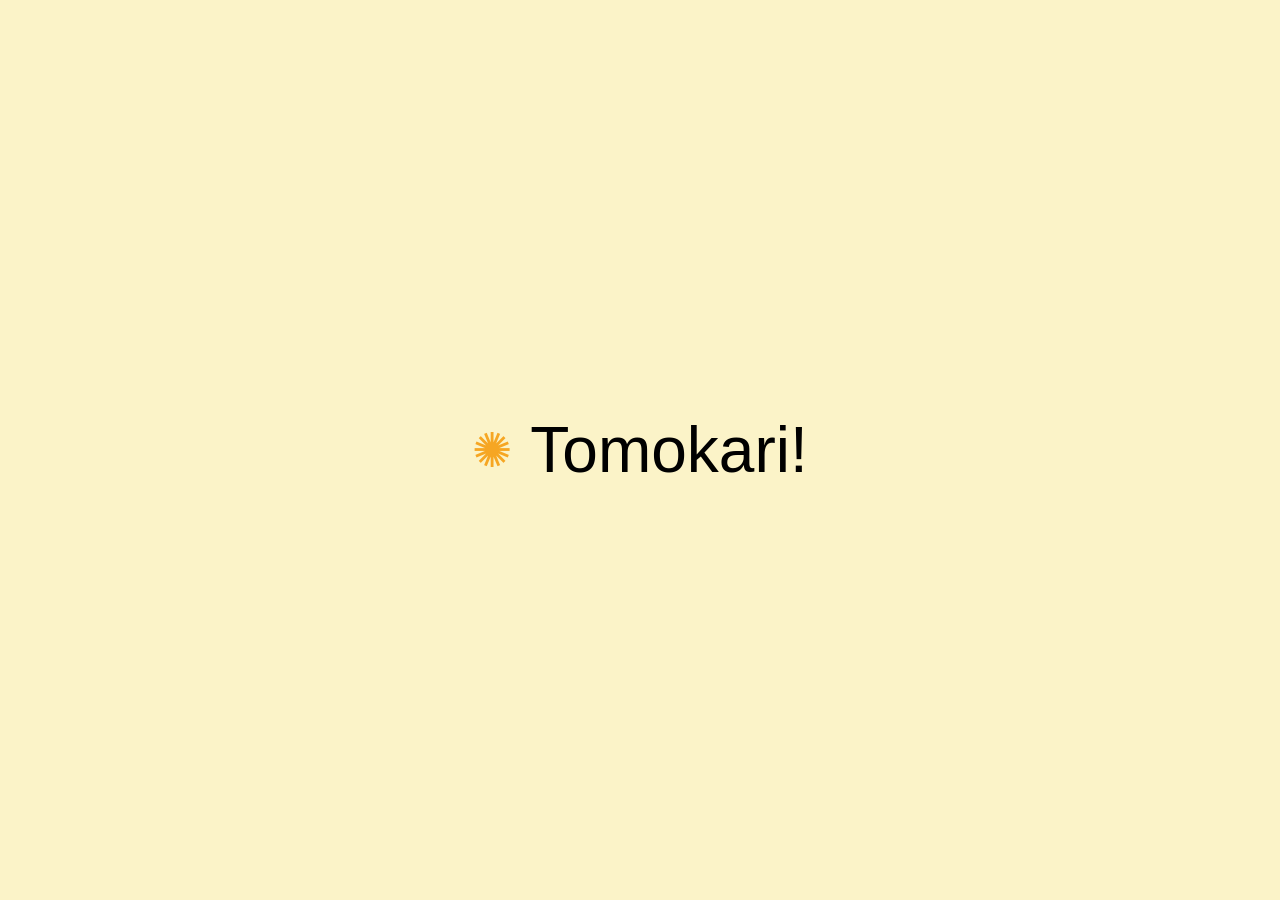
<file: index.html>
<!DOCTYPE html>
<html lang="id">
<head>
    <meta charset="UTF-8">
    <meta name="viewport" content="width=device-width, initial-scale=1.0">
    <title>Tomokari</title>
    <link rel="stylesheet" href="style.css">
</head>
<body>
<center>
    <a href="signin.html" class="thumbnail">
        <div class="container">
            <div class="logo">✺</div>
            <h1>Tomokari!</h1>
        </div>
    </a>
<center>
</body>
</html>
</file>
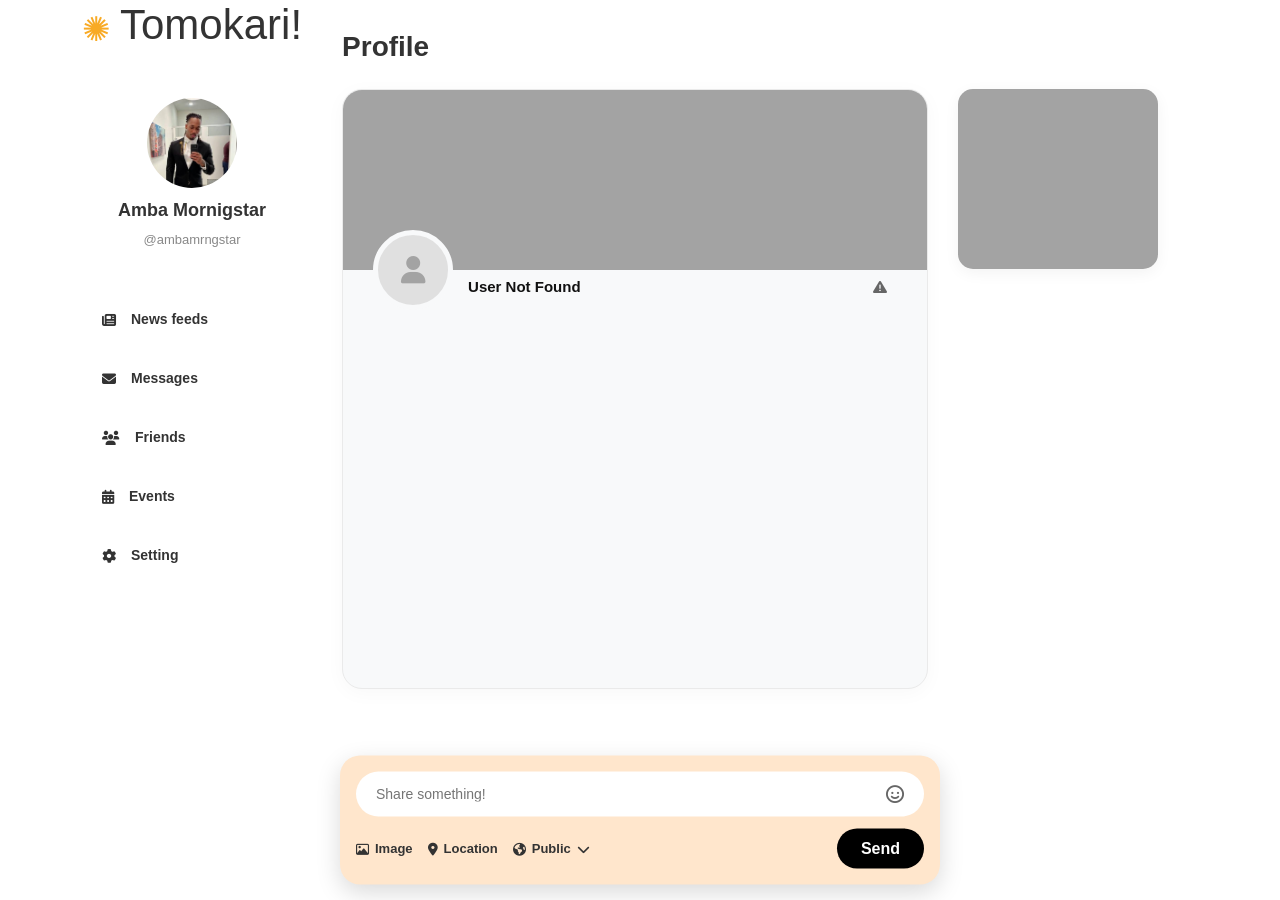
<file: BlockedProfile.html>
<!DOCTYPE html>
<html lang="en">
<head>
    <meta charset="UTF-8">
    <meta name="viewport" content="width=device-width, initial-scale=1.0">
    <title>BlockedProfile</title>
    <link rel="stylesheet" href="https://cdnjs.cloudflare.com/ajax/libs/font-awesome/6.4.0/css/all.min.css">
    <link href="https://cdn.jsdelivr.net/npm/bootstrap@5.3.8/dist/css/bootstrap.min.css" rel="stylesheet" integrity="sha384-sRIl4kxILFvY47J16cr9ZwB07vP4J8+LH7qKQnuqkuIAvNWLzeN8tE5YBujZqJLB" crossorigin="anonymous">
    <link rel="stylesheet" href="BlockedProfile.css">
</head>
<body>

    <div class="container">
        
        <aside class="sidebar">
            <div class="logo">
        <span class="sun">✺</span>
        <h1>Tomokari!</h1>
    </div>
            
            <div class="profile-card">
                <div class="avatar-container">
                    <img src="foto/dreamybull.jpg" alt="Amba Morningstar" class="main-avatar">
                </div>
                <h3>Amba Mornigstar</h3>
                <p class="username">@ambamrngstar</p>
            </div>
            
            <nav class="nav-menu">
                <a href="MainPage.html" class="nav-item"><i class="fa-solid fa-newspaper"></i> News feeds</a>
                <a href="Massages.html" class="nav-item"><i class="fa-solid fa-envelope"></i> Messages</a>
                <a href="Friends.html" class="nav-item"><i class="fa-solid fa-users"></i> Friends</a>
                <a href="EventMenuPage.html" class="nav-item"><i class="fa-solid fa-calendar-days"></i> Events</a>
                <a href="Setting.html" class="nav-item"><i class="fa-solid fa-gear"></i> Setting</a>
            </nav>
        </aside>

        <main class="main-content">
            <h1 class="page-title">Profile</h1>
            
            <div class="content-layout">
                <div class="profile-area">
                    <div class="cover-photo"></div>
                    
                    <div class="profile-status-bar">
                        <div class="avatar-placeholder">
                            <i class="fa-solid fa-user"></i>
                        </div>
                        <div class="status-message">
                            <span>User Not Found</span>
                            <i class="fa-solid fa-triangle-exclamation alert-icon"></i>
                        </div>
                    </div>

                    <div class="share-box">
                    <div class="input-row">
                        <input type="text" id="postInput" placeholder="Share something!">
                        <i class="fa-regular fa-face-smile smile-icon"></i>
                    </div>
                    <div class="action-row">
                        <div class="tools">
                            <span><i class="fa-regular fa-image"></i> Image</span>
                            <span><i class="fa-solid fa-location-dot"></i> Location</span>
                            <span class="dropdown-public"><i class="fa-solid fa-earth-americas"></i> Public <i class="fa-solid fa-chevron-down"></i></span>
                        </div>
                        <button class="btn-send">Send</button>
                    </div>
                </div>
                </div>

                <aside class="right-widget">
                    <div class="widget-box"></div>
                </aside>
            </div>
        </main>

    </div>

</body>
</html>
</file>
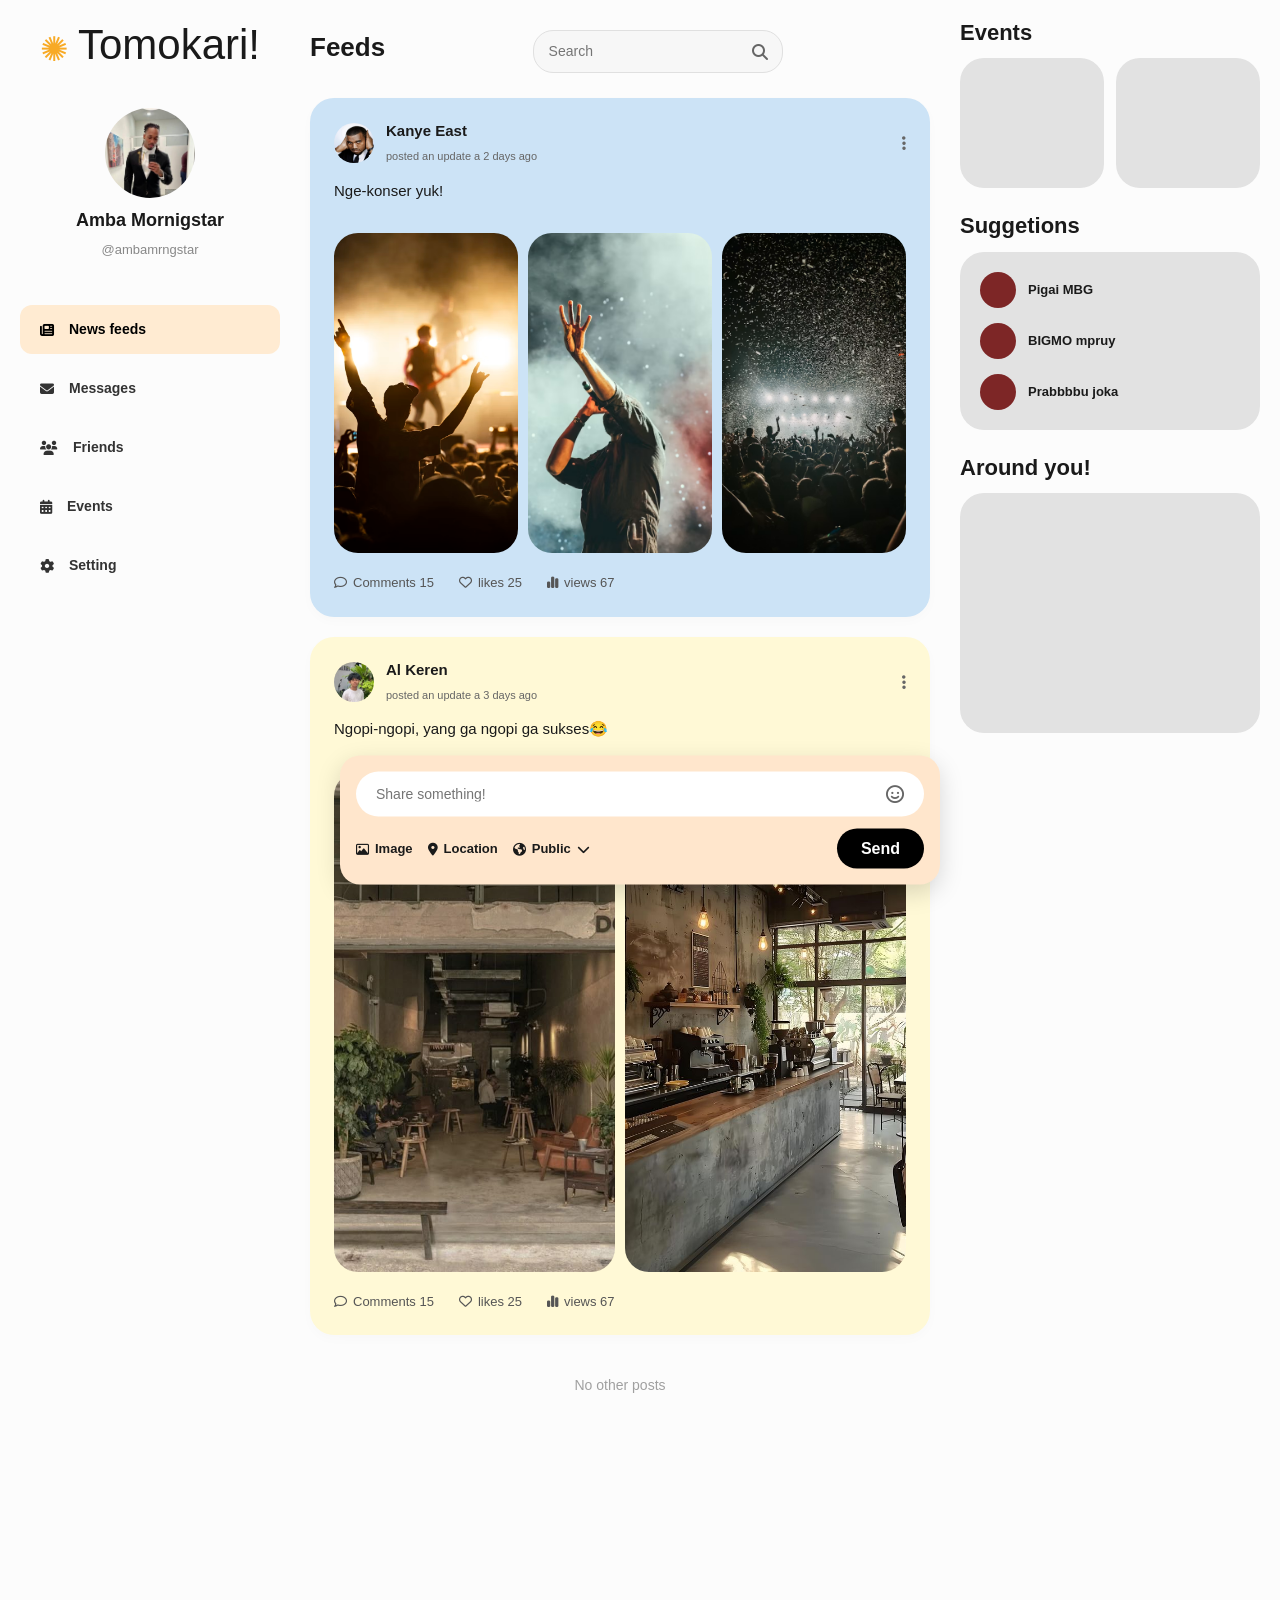
<file: MainPage.html>
<!DOCTYPE html>
<html lang="id">
<head>
    <meta charset="UTF-8">
    <meta name="viewport" content="width=device-width, initial-scale=1.0">
    <title>MainPage</title>
    <link href="https://cdn.jsdelivr.net/npm/bootstrap@5.3.8/dist/css/bootstrap.min.css" rel="stylesheet" integrity="sha384-sRIl4kxILFvY47J16cr9ZwB07vP4J8+LH7qKQnuqkuIAvNWLzeN8tE5YBujZqJLB" crossorigin="anonymous">
    <link rel="stylesheet" href="MainPage.css">
    <link rel="stylesheet" href="https://cdnjs.cloudflare.com/ajax/libs/font-awesome/6.4.0/css/all.min.css">
</head>
<body>

    <div class="app-container">
        
        <aside class="sidebar">
            <div class="logo">
        <span class="sun">✺</span>
        <h1>Tomokari!</h1>
    </div>
            
            <div class="profile-card">
                <a href="profil.html" class="profile-link">
                <div class="avatar-container">
                    <img src="foto/dreamybull.jpg" alt="Amba Morningstar" class="main-avatar">
                </div>
                <h3>Amba Mornigstar</h3>
                <p class="username">@ambamrngstar</p>
                </a>
            </div>
            
            <nav class="nav-menu">
                <a href="MainPage.html" class="nav-item active"><i class="fa-solid fa-newspaper"></i> News feeds</a>
                <a href="Massages.html" class="nav-item"><i class="fa-solid fa-envelope"></i> Messages</a>
                <a href="Friends.html" class="nav-item"><i class="fa-solid fa-users"></i> Friends</a>
                <a href="EventMenuPage.html" class="nav-item"><i class="fa-solid fa-calendar-days"></i> Events</a>
                <a href="Setting.html" class="nav-item"><i class="fa-solid fa-gear"></i> Setting</a>
            </nav>
        </aside>

        <main class="main-content">
            <div class="feed-header">
                <h2>Feeds</h2>
                <div class="search-bar">
                    <input type="text" id="searchInput" placeholder="Search">
                    <i class="fa-solid fa-magnifying-glass"></i>
                </div>
            </div>

            <div class="feed-card bg-blue">
                <div class="card-header">
                    <img src="foto/kanye east.jpg" alt="Kanye East" class="user-thumb">
                    <div class="user-info">
                        <h4>Kanye East</h4>
                        <span class="timestamp">posted an update a 2 days ago</span>
                    </div>
                    <i class="fa-solid fa-ellipsis-vertical menu-dots"></i>
                </div>
                <p class="post-text">Nge-konser yuk!</p>
                <div class="gallery triple-grid">
                    <div class="gallery-item"><img src="foto/concert1.avif" alt="Concert 1"></div>
                    <div class="gallery-item"><img src="foto/concert2.avif" alt="Concert 2"></div>
                    <div class="gallery-item"><img src="foto/concert3.avif" alt="Concert 3"></div>
                </div>
                <div class="card-footer">
                    <span><i class="fa-regular fa-comment"></i> Comments 15</span>
                    <span class="like-btn" onclick="toggleLike(this, 25)"><i class="fa-regular fa-heart"></i> <span class="like-count">likes 25</span></span>
                    <span class="views"><i class="fa-solid fa-chart-simple"></i> views 67</span>
                </div>
            </div>

            <div class="feed-card bg-yellow">
                <div class="card-header">
                    <img src="foto/al keren.jpeg" alt="Al Keren" class="user-thumb">
                    <div class="user-info">
                        <h4>Al Keren</h4>
                        <span class="timestamp">posted an update a 3 days ago</span>
                    </div>
                    <i class="fa-solid fa-ellipsis-vertical menu-dots"></i>
                </div>
                <p class="post-text">Ngopi-ngopi, yang ga ngopi ga sukses😂</p>
                <div class="gallery double-grid">
                    <div class="gallery-item"><img src="foto/coffee shop.jpg" alt="Cafe 1"></div>
                    <div class="gallery-item"><img src="foto/Cafe Shop Design Ideas.jpg" alt="Cafe 2"></div>
                </div>
                <div class="card-footer">
                    <span><i class="fa-regular fa-comment"></i> Comments 15</span>
                    <span class="like-btn" onclick="toggleLike(this, 25)"><i class="fa-regular fa-heart"></i> <span class="like-count">likes 25</span></span>
                    <span class="views"><i class="fa-solid fa-chart-simple"></i> views 67</span>
                </div>
                
                <div class="share-box">
                    <div class="input-row">
                        <input type="text" id="postInput" placeholder="Share something!">
                        <i class="fa-regular fa-face-smile smile-icon"></i>
                    </div>
                    <div class="action-row">
                        <div class="tools">
                            <span><i class="fa-regular fa-image"></i> Image</span>
                            <span><i class="fa-solid fa-location-dot"></i> Location</span>
                            <span class="dropdown-public"><i class="fa-solid fa-earth-americas"></i> Public <i class="fa-solid fa-chevron-down"></i></span>
                        </div>
                        <button class="btn-send">Send</button>
                    </div>
                </div>
            </div>
            <div class="no-more-posts">
                <p>No other posts</p>
            </div>
        </main>

        <aside class="widgets-sidebar">
            <div class="widget-section">
                <h3>Events</h3>
                <div class="event-cards-container">
                    <div class="blank-card gray-card spec-height"></div>
                    <div class="blank-card gray-card spec-height"></div>
                </div>
            </div>

            <div class="widget-section">
                <h3>Suggetions</h3>
                <div class="suggestions-card gray-card">
                    <div class="suggestion-item">
                        <div class="circle-avatar maroon"></div>
                        <span>Pigai MBG</span>
                    </div>
                    <div class="suggestion-item">
                        <div class="circle-avatar maroon"></div>
                        <span>BIGMO mpruy</span>
                    </div>
                    <div class="suggestion-item">
                        <div class="circle-avatar maroon"></div>
                        <span>Prabbbbu joka</span>
                    </div>
                </div>
            </div>

            <div class="widget-section">
                <h3>Around you!</h3>
                <div class="blank-card gray-card large-height"></div>
            </div>
        </aside>

    </div>

    <script>
        function toggleLike(element, baseCount) {
            const heartIcon = element.querySelector('i');
            const label = element.querySelector('.like-count');
            
            if(heartIcon.classList.contains('fa-regular')) {
                heartIcon.classList.remove('fa-regular');
                heartIcon.classList.add('fa-solid');
                heartIcon.style.color = '#e74c3c';
                label.innerText = `likes ${baseCount + 1}`;
            } else {
                heartIcon.classList.remove('fa-solid');
                heartIcon.classList.add('fa-regular');
                heartIcon.style.color = 'inherit';
                label.innerText = `likes ${baseCount}`;
            }
        } 
    </script>
    <script src="https://cdn.jsdelivr.net/npm/@popperjs/core@2.11.6/dist/umd/popper.min.js" integrity="sha384-oBqDVmMz9ATKxIep9tiCxS/Z9fNfEXiDAYTujMAeBAsjFuCZSmKbSSUnQlmh/jp3" crossorigin="anonymous"></script>
    <script src="https://cdn.jsdelivr.net/npm/bootstrap@5.2.3/dist/js/bootstrap.min.js" integrity="sha384-cuYeSxntonz0PPNlHhBs68uyIAVpIIOZZ5JqeqvYYIcEL727kskC66kF92t6Xl2V" crossorigin="anonymous"></script>
</body>
</html>
</file>
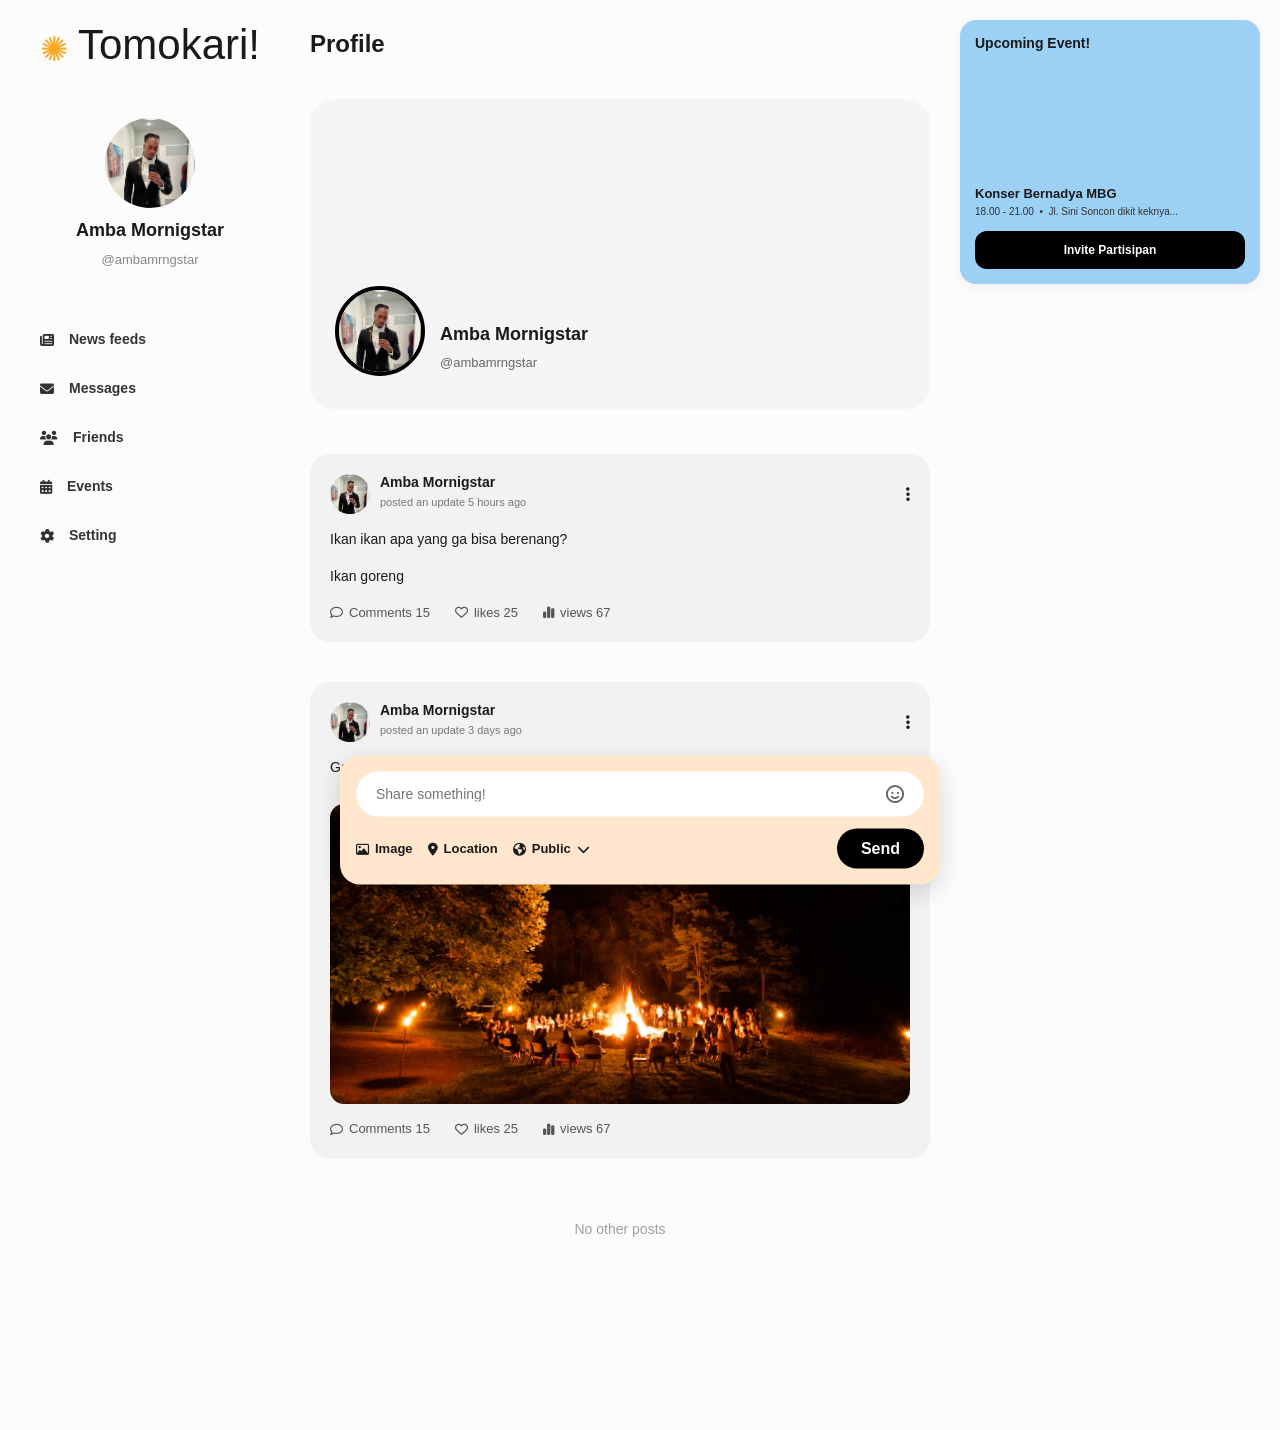
<file: profil.html>
<!DOCTYPE html>
<html lang="en">
<head>
    <meta charset="UTF-8">
    <meta name="viewport" content="width=device-width, initial-scale=1.0">
    <title>Tomokari! - Profile</title>
    <!-- Menggunakan font Inter agar mirip dengan Screenshot 2026-07-05 225929.png -->
    <link href="https://cdn.jsdelivr.net/npm/bootstrap@5.3.8/dist/css/bootstrap.min.css" rel="stylesheet" integrity="sha384-sRIl4kxILFvY47J16cr9ZwB07vP4J8+LH7qKQnuqkuIAvNWLzeN8tE5YBujZqJLB" crossorigin="anonymous">
    <link rel="stylesheet" href="https://cdnjs.cloudflare.com/ajax/libs/font-awesome/6.4.0/css/all.min.css">
    <link rel="stylesheet" href="profil.css">
</head>
<body>

 <div class="app-container">
        <aside class="sidebar">
            <div class="logo">
        <span class="sun">✺</span>
        <h1>Tomokari!</h1>
    </div>
            <div class="profile-card">
                <a href="profil.html" class="profile-link">
                <div class="avatar-container">
                    <img src="foto/dreamybull.jpg" alt="Amba Morningstar" class="main-avatar">
                </div>
                <h3>Amba Mornigstar</h3>
                <p class="username">@ambamrngstar</p>
                </a>
            </div>
            
            <nav class="nav-menu">
                <a href="MainPage.html" class="nav-item"><i class="fa-solid fa-newspaper"></i> News feeds</a>
                <a href="Massages.html" class="nav-item"><i class="fa-solid fa-envelope"></i> Messages</a>
                <a href="Friends.html" class="nav-item"><i class="fa-solid fa-users"></i> Friends</a>
                <a href="EventMenuPage.html" class="nav-item"><i class="fa-solid fa-calendar-days"></i> Events</a>
                <a href="Setting.html" class="nav-item"><i class="fa-solid fa-gear"></i> Setting</a>
            </nav>
        </aside>

        <!-- ================= KOLOM 2: FEED UTAMA (TENGAH) ================= -->
        <main class="main-content">
            <h1 class="feed-title">Profile</h1>

            <!-- Komponen Atas Profil -->
            <div class="profile-header-box">
                <div class="cover-photo"></div>
                <div class="profile-header-info">
                    <img class="avatar-large" src="foto/dreamybull.jpg" alt="Amba">
                    <div class="user-details">
                        <h2>Amba Mornigstar</h2>
                        <p>@ambamrngstar</p>
                    </div>
                </div>
            </div>

            <!-- Postingan 1 (Teks Saja) -->
            <div class="post-card">
                <div class="post-header">
                    <div class="post-author">
                        <img src="foto/dreamybull.jpg" alt="Amba">
                        <div class="author-info">
                            <h4>Amba Mornigstar</h4>
                            <span>posted an update 5 hours ago</span>
                        </div>
                    </div>
                    <i class="fa-solid fa-ellipsis-vertical menu-dots"></i>
                </div>
                <div class="post-content">
                    <p>Ikan ikan apa yang ga bisa berenang?</p>
                    <p>Ikan goreng</p>
                </div>
                      <div class="card-footer">
                    <span><i class="fa-regular fa-comment"></i> Comments 15</span>
                    <span class="like-btn" onclick="toggleLike(this, 25)"><i class="fa-regular fa-heart"></i> <span class="like-count">likes 25</span></span>
                    <span class="views"><i class="fa-solid fa-chart-simple"></i> views 67</span>
                </div>
            </div>
           

            <!-- Postingan 2 (Ada Gambar) -->
            <div class="post-card">
                <div class="post-header">
                    <div class="post-author">
                        <img src="foto/dreamybull.jpg" alt="Amba">
                        <div class="author-info">
                            <h4>Amba Mornigstar</h4>
                            <span>posted an update 3 days ago</span>
                        </div>
                    </div>
                    <i class="fa-solid fa-ellipsis-vertical menu-dots"></i>
                </div>
                <div class="post-content">
                    <p>Gawatak gais api unggun, hiyakkkkk!</p>
                    <img class="post-image" src="foto/api unggun.avif" alt="Api Unggun">
                </div>
                <div class="card-footer">
                    <span><i class="fa-regular fa-comment"></i> Comments 15</span>
                    <span class="like-btn" onclick="toggleLike(this, 25)"><i class="fa-regular fa-heart"></i> <span class="like-count">likes 25</span></span>
                    <span class="views"><i class="fa-solid fa-chart-simple"></i> views 67</span>
                </div>
            </div>

            <!-- Bagian Teks Akhir Postingan -->
            <div class="no-more-posts">
                No other posts
            </div>

            <div class="share-box">
                    <div class="input-row">
                        <input type="text" id="postInput" placeholder="Share something!">
                        <i class="fa-regular fa-face-smile smile-icon"></i>
                    </div>
                    <div class="action-row">
                        <div class="tools">
                            <span><i class="fa-regular fa-image"></i> Image</span>
                            <span><i class="fa-solid fa-location-dot"></i> Location</span>
                            <span class="dropdown-public"><i class="fa-solid fa-earth-americas"></i> Public <i class="fa-solid fa-chevron-down"></i></span>
                        </div>
                        <button class="btn-send">Send</button>
                    </div>
                </div>

        </main>

        <!-- ================= KOLOM 3: SIDEBAR KANAN ================= -->
        <aside class="sidebar-right">
            <div class="event-card">
                <h3>Upcoming Event!</h3>
                <div class="event-banner"></div>
                <div class="event-details">
                    <h4>Konser Bernadya MBG</h4>
                    <p>18.00 - 21.00 &nbsp;•&nbsp; Jl. Sini Soncon dikit keknya...</p>
                </div>
                <button class="invite-btn">Invite Partisipan</button>
            </div>
        </aside>

    </div>

    <script>
        function toggleLike(element, baseCount) {
            const heartIcon = element.querySelector('i');
            const label = element.querySelector('.like-count');
            
            if(heartIcon.classList.contains('fa-regular')) {
                heartIcon.classList.remove('fa-regular');
                heartIcon.classList.add('fa-solid');
                heartIcon.style.color = '#e74c3c';
                label.innerText = `likes ${baseCount + 1}`;
            } else {
                heartIcon.classList.remove('fa-solid');
                heartIcon.classList.add('fa-regular');
                heartIcon.style.color = 'inherit';
                label.innerText = `likes ${baseCount}`;
            }
        } 
    </script>
    <script src="https://cdn.jsdelivr.net/npm/@popperjs/core@2.11.6/dist/umd/popper.min.js" integrity="sha384-oBqDVmMz9ATKxIep9tiCxS/Z9fNfEXiDAYTujMAeBAsjFuCZSmKbSSUnQlmh/jp3" crossorigin="anonymous"></script>
    <script src="https://cdn.jsdelivr.net/npm/bootstrap@5.2.3/dist/js/bootstrap.min.js" integrity="sha384-cuYeSxntonz0PPNlHhBs68uyIAVpIIOZZ5JqeqvYYIcEL727kskC66kF92t6Xl2V" crossorigin="anonymous"></script>

</body>
</html>
</file>
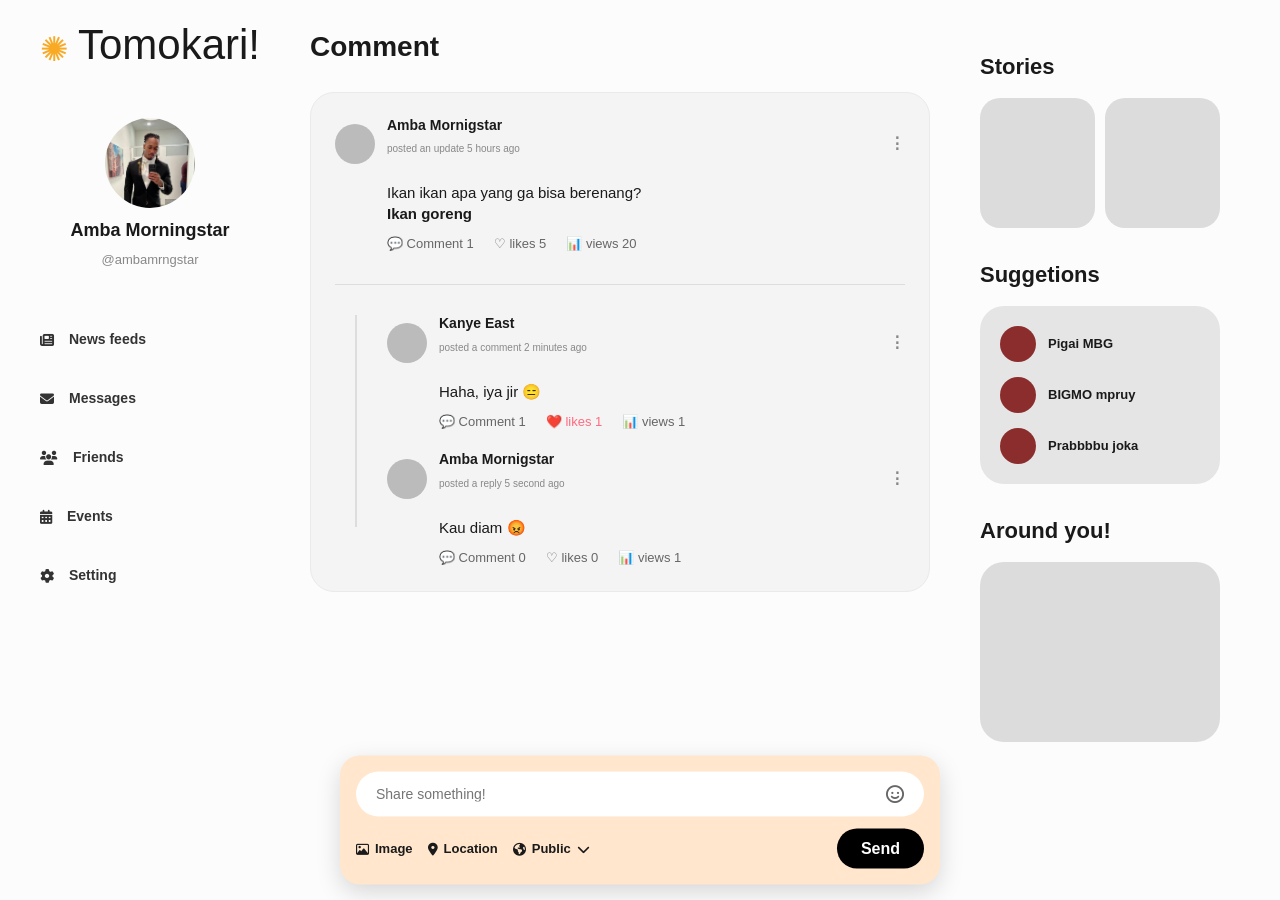
<file: ReplyPage.html>
<!DOCTYPE html>
<html lang="id">
<head>
    <meta charset="UTF-8">
    <meta name="viewport" content="width=device-width, initial-scale=1.0">
    <title>ReplyPage</title>
    <link rel="stylesheet" href="https://cdnjs.cloudflare.com/ajax/libs/font-awesome/6.4.0/css/all.min.css">
    <link href="https://cdn.jsdelivr.net/npm/bootstrap@5.3.8/dist/css/bootstrap.min.css" rel="stylesheet" integrity="sha384-sRIl4kxILFvY47J16cr9ZwB07vP4J8+LH7qKQnuqkuIAvNWLzeN8tE5YBujZqJLB" crossorigin="anonymous">
    <link rel="stylesheet" href="ReplyPage.css">
</head>
<body>
    <div class="app-container">
        <aside class="sidebar">
            <div class="logo">
                <span class="sun">✺</span>
                <h1>Tomokari!</h1>
            </div>
            
            <div class="profile-card">
                <div class="avatar-container">
                    <img src="foto/dreamybull.jpg" alt="Amba Morningstar" class="main-avatar">
                </div>
                <h3>Amba Morningstar</h3>
                <p class="username">@ambamrngstar</p>
            </div>
            
            <nav class="nav-menu">
                <a href="MainPage.html" class="nav-item"><i class="fa-solid fa-newspaper"></i> News feeds</a>
                <a href="Massages.html" class="nav-item"><i class="fa-solid fa-envelope"></i> Messages</a>
                <a href="Friends.html" class="nav-item"><i class="fa-solid fa-users"></i> Friends</a>
                <a href="EventMenuPage.html" class="nav-item"><i class="fa-solid fa-calendar-days"></i> Events</a>
                <a href="Setting.html" class="nav-item"><i class="fa-solid fa-gear"></i> Setting</a>
            </nav>
        </aside>

        <main class="main-content">
            <h2>Comment</h2>

            <div class="comment-section">
                <div class="post-card">
                    <div class="post-header">
                        <div class="user-info">
                            <div class="user-avatar" style="background-image: url('https://via.placeholder.com/40'); background-size: cover;"></div>
                            <div class="user-meta">
                                <h4>Amba Mornigstar</h4>
                                <p>posted an update 5 hours ago</p>
                            </div>
                        </div>
                        <div class="more-options">&#8942;</div>
                    </div>
                    <div class="post-body">
                        Ikan ikan apa yang ga bisa berenang?<br><strong>Ikan goreng</strong>
                    </div>
                    <div class="post-footer">
                        <div class="footer-item">💬 Comment 1</div>
                        <div class="footer-item">♡ likes 5</div>
                        <div class="footer-item">📊 views 20</div>
                    </div>
                </div>

                <div class="divider"></div>

                <div class="replies-container">
                    <div class="reply-card">
                        <div class="post-header">
                            <div class="user-info">
                                <div class="user-avatar" style="background-image: url('https://via.placeholder.com/40'); background-size: cover;"></div>
                                <div class="user-meta">
                                    <h4>Kanye East</h4>
                                    <p>posted a comment 2 minutes ago</p>
                                </div>
                            </div>
                            <div class="more-options">&#8942;</div>
                        </div>
                        <div class="post-body">
                            Haha, iya jir 😑
                        </div>
                        <div class="post-footer">
                            <div class="footer-item">💬 Comment 1</div>
                            <div class="footer-item" style="color: #ff6b81;">❤️ likes 1</div>
                            <div class="footer-item">📊 views 1</div>
                        </div>
                    </div>

                    <div class="reply-card">
                        <div class="post-header">
                            <div class="user-info">
                                <div class="user-avatar" style="background-image: url('https://via.placeholder.com/40'); background-size: cover;"></div>
                                <div class="user-meta">
                                    <h4>Amba Mornigstar</h4>
                                    <p>posted a reply 5 second ago</p>
                                </div>
                            </div>
                            <div class="more-options">&#8942;</div>
                        </div>
                        <div class="post-body">
                            Kau diam 😡
                        </div>
                        <div class="post-footer">
                            <div class="footer-item">💬 Comment 0</div>
                            <div class="footer-item">♡ likes 0</div>
                            <div class="footer-item">📊 views 1</div>
                        </div>
                    </div>
                </div>
            </div>

            <div class="share-box">
                <div class="input-row">
                    <input type="text" id="postInput" placeholder="Share something!">
                    <i class="fa-regular fa-face-smile smile-icon"></i>
                </div>
                <div class="action-row">
                    <div class="tools">
                        <span><i class="fa-regular fa-image"></i> Image</span>
                        <span><i class="fa-solid fa-location-dot"></i> Location</span>
                        <span class="dropdown-public"><i class="fa-solid fa-earth-americas"></i> Public <i class="fa-solid fa-chevron-down"></i></span>
                    </div>
                    <button class="btn-send">Send</button>
                </div>
            </div>
        </main>

        <aside class="right-panel">
            <div>
                <div class="section-title">Stories</div>
                <div class="stories-grid">
                    <div class="story-box"></div>
                    <div class="story-box"></div>
                </div>
            </div>

            <div>
                <div class="section-title">Suggetions</div>
                <div class="suggestions-box">
                    <div class="suggestion-item">
                        <div class="sug-avatar"></div>
                        <div class="sug-name">Pigai MBG</div>
                    </div>
                    <div class="suggestion-item">
                        <div class="sug-avatar"></div>
                        <div class="sug-name">BIGMO mpruy</div>
                    </div>
                    <div class="suggestion-item">
                        <div class="sug-avatar"></div>
                        <div class="sug-name">Prabbbbu joka</div>
                    </div>
                </div>
            </div>

            <div>
                <div class="section-title">Around you!</div>
                <div class="around-box"></div>
            </div>
        </aside>
    </div>
</body>
</html>
</file>
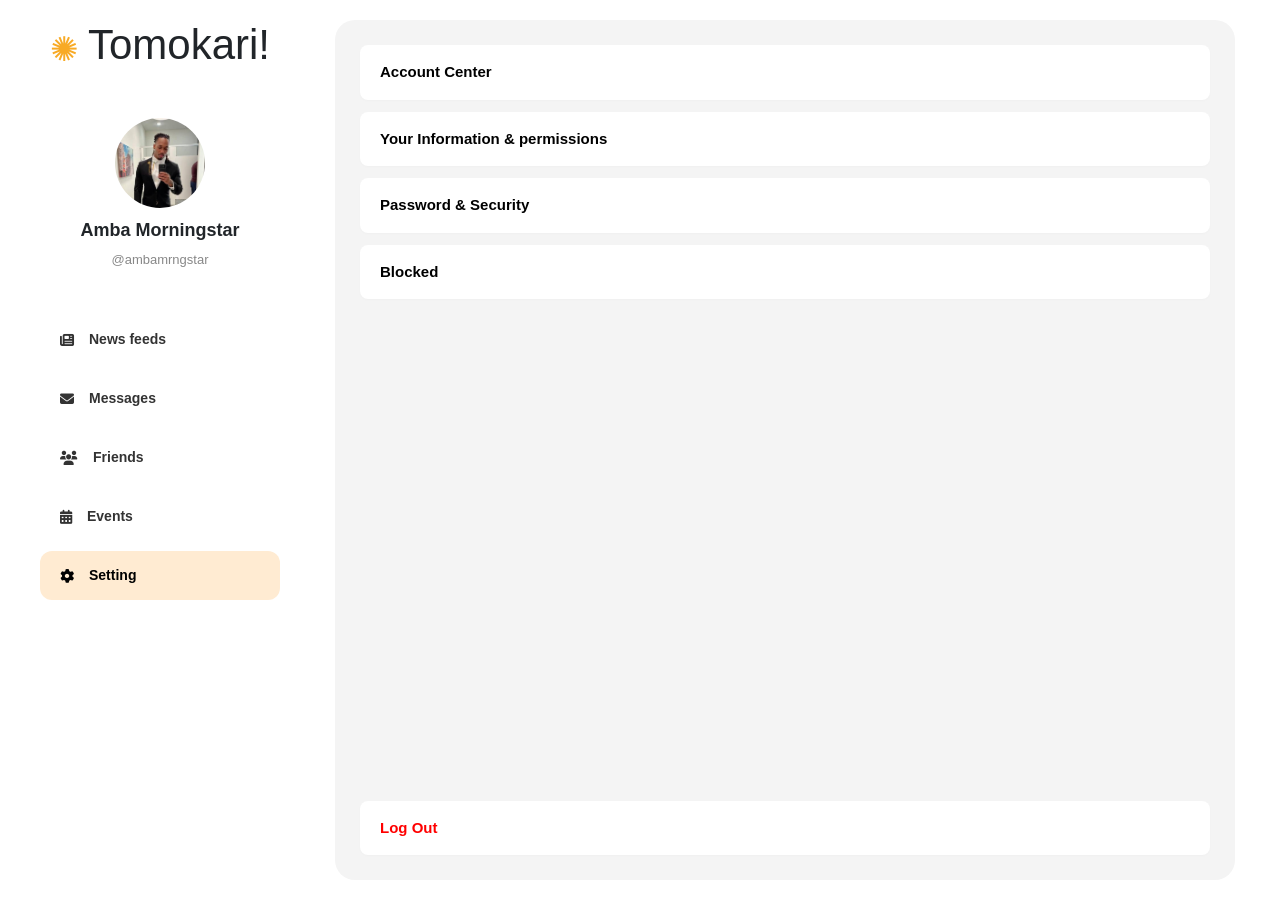
<file: Setting.html>
<!DOCTYPE html>
<html lang="id">
<head>
    <meta charset="UTF-8">
    <meta name="viewport" content="width=device-width, initial-scale=1.0">
    <title>Tomokari! - Settings</title>
    <link rel="stylesheet" href="Setting.css">
    <link rel="stylesheet" href="https://cdnjs.cloudflare.com/ajax/libs/font-awesome/6.4.0/css/all.min.css">
    <link href="https://cdn.jsdelivr.net/npm/bootstrap@5.3.8/dist/css/bootstrap.min.css" rel="stylesheet" integrity="sha384-sRIl4kxILFvY47J16cr9ZwB07vP4J8+LH7qKQnuqkuIAvNWLzeN8tE5YBujZqJLB" crossorigin="anonymous">
</head>
<body>

    <div class="app-container">

        <aside class="sidebar">
            <div class="logo">
                <span class="sun">✺</span>
                <h1>Tomokari!</h1>
            </div>
            
            <div class="profile-card">
                <div class="avatar-container">
                    <img src="foto/dreamybull.jpg" alt="Amba Morningstar" class="main-avatar">
                </div>
                <h3>Amba Morningstar</h3>
                <p class="username">@ambamrngstar</p>
            </div>
            
            <nav class="nav-menu">
                <a href="MainPage.html" class="nav-item"><i class="fa-solid fa-newspaper"></i> News feeds</a>
                <a href="Massages.html" class="nav-item"><i class="fa-solid fa-envelope"></i> Messages</a>
                <a href="Friends.html" class="nav-item"><i class="fa-solid fa-users"></i> Friends</a>
                <a href="EventMenuPage.html" class="nav-item"><i class="fa-solid fa-calendar-days"></i> Events</a>
                <a href="Setting.html" class="nav-item active"><i class="fa-solid fa-gear"></i> Setting</a>
            </nav>
        </aside>

        <main class="content-area">
            <div class="settings-box">
                <div class="settings-list">
                    <div class="settings-item">Account Center</div>
                    <div class="settings-item">Your Information & permissions</div>
                    <div class="settings-item">Password & Security</div>
                    <div class="settings-item">Blocked</div>
                </div>
                <div class="logout-item">Log Out</div>
            </div>
        </main>
    </div> 

</body>
</html>
</file>
<file: style.css>
*{
    margin:0;
    padding:0;
    box-sizing:border-box;
}

body{
    background:#FBF3C8;
    height:100vh;
    display:flex;
    justify-content:center;
    align-items:center;
    font-family:Poppins,sans-serif;
}

.thumbnail{
    text-decoration:none;
}

.container{
    display:flex;
    align-items:center;
    gap:18px;
    cursor:pointer;
    transition:.3s;
}

.container:hover{
    transform:scale(1.05);
}

.logo{
    font-size:48px;
    color:#F6A623;
}

h1{
    color:#000;
    font-size:64px;
    font-weight:400;
}
</file>
<file: BlockedProfile.css>
* {
    margin: 0;
    padding: 0;
    box-sizing: border-box;
    font-family: 'Segoe UI', Tahoma, Geneva, Verdana, sans-serif;
}

body {
    background-color: #ffffff;
    color: #333;
}

.container {
    display: flex;
    min-height: 100vh;
}

.sidebar {
    display: flex;
    flex-direction: column;
    gap: 30px;
}

.logo{
    display:flex;
    justify-content:center;
    align-items:center;
    gap:10px;
}

.sun{
    color:#f8aa25;
    font-size:34px;
}

.logo h1{
    font-size:42px;
    font-weight:500;
}

.profile-card {
    display: flex;
    flex-direction: column;
    align-items: center;
    text-align: center;
    margin-top: 10px;
}

.avatar-container {
    width: 90px;
    height: 90px;
    border-radius: 50%;
    overflow: hidden;
    margin-bottom: 12px;
    background-color: #ddd;
}

.main-avatar {
    width: 100%;
    height: 100%;
    object-fit: cover;
}

.profile-card h3 {
    font-size: 18px;
    font-weight: 600;
}

.username {
    font-size: 13px;
    color: #888;
}

.nav-menu {
    display: flex;
    flex-direction: column;
    gap: 10px;
}

.nav-item {
    display: flex;
    align-items: center;
    gap: 15px;
    padding: 14px 20px;
    text-decoration: none;
    color: #333;
    font-weight: 600;
    font-size: 14px;
    border-radius: 12px;
    transition: background 0.2s;
}

.nav-item.active {
    background-color: #ffebd2;
    color: #000;
}

.nav-item:hover:not(.active) {
    background-color: #f0f0f0;
}


/* MAIN CONTENT STYLES */
.main-content {
    flex: 1;
    padding: 30px 40px;
    background-color: #ffffff;
}

.page-title {
    font-size: 28px;
    font-weight: bold;
    margin-bottom: 25px;
}

.content-layout {
    display: grid;
    grid-template-columns: 1fr 200px;
    gap: 30px;
    align-items: start;
}

/* PROFILE AREA */
.profile-area {
    background-color: #f8f9fa;
    border-radius: 20px;
    overflow: hidden;
    position: relative;
    box-shadow: 0 4px 20px rgba(0,0,0,0.03);
    border: 1px solid #eaeaea;
    min-height: 600px;
    display: flex;
    flex-direction: column;
    justify-content: flex-start;
}

.cover-photo {
    height: 180px;
    background-color: #a3a3a3;
}

.profile-status-bar {
    display: flex;
    align-items: center;
    padding: 0 30px;
    margin-top: -40px; /* Menaikkan avatar agar memotong cover */
    position: relative;
    z-index: 2;
}

.avatar-placeholder {
    width: 80px;
    height: 80px;
    border-radius: 50%;
    background-color: #e0e0e0;
    border: 5px solid #f8f9fa;
    display: flex;
    align-items: center;
    justify-content: center;
    color: #a3a3a3;
    font-size: 28px;
}

.status-message {
    margin-left: 15px;
    margin-top: 35px; /* Menyelaraskan dengan teks setelah avatar naik */
    font-weight: 600;
    font-size: 15px;
    display: flex;
    align-items: center;
    gap: 10px;
    color: #111;
    flex: 1;
    justify-content: space-between;
}

.alert-icon {
    color: #666;
    font-size: 14px;
    margin-right: 10px;
}

.share-box {
    background-color: #ffe6cc;
    border-radius: 20px;
    padding: 16px;
    margin-top: 10px;
    display: flex;
    flex-direction: column;
    gap: 12px;
    position: fixed;
    top: 90%;
    left: 50%;
    transform: translate(-50%, -50%);
    z-index: 1000;
    width: 600px;
    box-shadow: 0 8px 24px rgba(0, 0, 0, 0.15);
}

.input-row {
    position: relative;
    display: flex;
    align-items: center;
}

.input-row input {
    width: 100%;
    padding: 12px 45px 12px 20px;
    border-radius: 25px;
    border: none;
    background-color: #fff;
    outline: none;
    font-size: 14px;
}

.smile-icon {
    position: absolute;
    right: 20px;
    color: #666;
    font-size: 18px;
    cursor: pointer;
}

.action-row {
    display: flex;
    justify-content: space-between;
    align-items: center;
}

.tools {
    display: flex;
    gap: 15px;
    font-size: 13px;
    font-weight: 600;
}

.tools span {
    display: flex;
    align-items: center;
    gap: 6px;
    cursor: pointer;
}

.dropdown-public {
    display: flex;
    align-items: center;
    gap: 4px;
}

.btn-send {
    background-color: #000;
    color: #fff;
    border: none;
    padding: 8px 24px;
    border-radius: 20px;
    font-weight: 600;
    cursor: pointer;
    transition: background 0.2s;
}

.btn-send:hover {
    background-color: #222;
}

.widgets-sidebar {
    display: flex;
    flex-direction: column;
    gap: 25px;
}

.widget-section h3 {
    font-size: 22px;
    font-weight: 700;
    margin-bottom: 12px;
}

.gray-card {
    background-color: #e2e2e2;
    border-radius: 24px;
}

/* RIGHT WIDGET BOX */
.right-widget {
    width: 100%;
}

.widget-box {
    width: 100%;
    height: 180px;
    background-color: #a3a3a3;
    border-radius: 15px;
    box-shadow: 0 4px 15px rgba(0,0,0,0.05);
}
</file>
<file: MainPage.css>
* {
    margin: 0;
    padding: 0;
    box-sizing: border-box;
    font-family: 'Segoe UI', Tahoma, Geneva, Verdana, sans-serif;
}

body {
    background-color: #fcfcfc;
    color: #1a1a1a;
    display: flex;
    justify-content: center;
}

.app-container {
    overflow-y: auto; 
    scrollbar-width: none; 
    display: grid;
    grid-template-columns: 260px 1fr 300px;
    width: 100%;
    max-width: 1300px;
    min-height: 100vh;
    padding: 20px;
    gap: 30px;
    
}

.sidebar {
    display: flex;
    flex-direction: column;
    gap: 30px;
}

.logo{
    display:flex;
    justify-content:center;
    align-items:center;
    gap:10px;
}

.sun{
    color:#f8aa25;
    font-size:34px;
}

.logo h1{
    font-size:42px;
    font-weight:500;
}

.profile-card {
    display: flex;
    flex-direction: column;
    align-items: center;
    justify-content: center;

    text-decoration: none;
    color: inherit;
    cursor: pointer;
}

.avatar-container {
    width: 90px;
    height: 90px;
    border-radius: 50%;
    overflow: hidden;
    margin-bottom: 12px;
    background-color: #ddd;
}

.main-avatar {
    width: 100%;
    height: 100%;
    object-fit: cover;
}

.profile-card h3 {
    font-size: 18px;
    font-weight: 600;
}

.profile-link {
    display: flex;
    flex-direction: column;
    align-items: center;
    justify-content: center;
    width: 100%;
    text-decoration: none;
    color: inherit;
    cursor: pointer;
}


.profile-link:hover img {
    opacity: 0.85;
    transform: scale(1.02);
    transition: all 0.2s ease;
}

.profile-link:hover h3 {
    color: #f39c12;
    transition: color 0.2s ease;
}

.username {
    font-size: 13px;
    color: #888;
}

.nav-menu {
    display: flex;
    flex-direction: column;
    gap: 10px;
}

.nav-item {
    display: flex;
    align-items: center;
    gap: 15px;
    padding: 14px 20px;
    text-decoration: none;
    color: #333;
    font-weight: 600;
    font-size: 14px;
    border-radius: 12px;
    transition: background 0.2s;
}

.nav-item.active {
    background-color: #ffebd2;
    color: #000;
}

.nav-item:hover:not(.active) {
    background-color: #f0f0f0;
}

.main-content {
    display: flex;
    flex-direction: column;
    gap: 20px;
    padding-top: 10px;
    padding-bottom: 150px;
}

.feed-header {
    display: flex;
    justify-content: space-between;
    align-items: center;
    margin-bottom: 5px;
}

.feed-header h2 {
    font-size: 26px;
    font-weight: 700;
}

.search-bar {
    position: relative;
    width: 250px;
    margin: 0 auto;
}

.search-bar input {
    width: 100%;
    padding: 10px 40px 10px 15px;
    border-radius: 20px;
    border: 1px solid #e0e0e0;
    background-color: #f7f7f7;
    outline: none;
    font-size: 14px;
}

.search-bar i {
    position: absolute;
    right: 15px;
    top: 50%;
    transform: translateY(-50%);
    color: #666;
    cursor: pointer;
}

.feed-card {
    border-radius: 24px;
    padding: 24px;
    display: flex;
    flex-direction: column;
    gap: 15px;
    box-shadow: 0 4px 12px rgba(0,0,0,0.02);
}

.bg-blue { 
    background-color: #cce3f6; 
    border-radius: 24px;
}
.bg-yellow { background-color: #fff9d6; border-radius: 24px; }

.card-header {
    display: flex;
    align-items: center;
    gap: 12px;
}

.user-thumb {
    width: 40px;
    height: 40px;
    border-radius: 50%;
    background-color: #ccc;
}

.user-info {
    display: flex;
    flex-direction: column;
    flex-grow: 1;
}

.user-info h4 {
    font-size: 15px;
    font-weight: 600;
}

.timestamp {
    font-size: 11px;
    color: #666;
}

.menu-dots {
    color: #666;
    cursor: pointer;
}

.post-text {
    font-size: 15px;
    font-weight: 500;
}

.gallery {
    display: grid;
    gap: 10px;
    border-radius: 16px;
    overflow: hidden;
    
}

.triple-grid {
    grid-template-columns: 1fr 1fr 1fr;
    height: 320px;
    
}

.double-grid {
    grid-template-columns: 1fr 1fr;
    height: 500px;
    
}

.no-more-posts {
    text-align: center;
    color: #a0a0a0; /* Warna abu-abu soft */
    font-size: 14px;
    padding: 20px 0;
    font-weight: 500;
    width: 100%;
}

.gallery-item img {
    width: 100%;
    height: 100%;
    object-fit: cover;
    border-radius: 24px;
}

.card-footer {
    display: flex;
    gap: 25px;
    font-size: 13px;
    color: #555;
    margin-top: 5px;
}

.card-footer span {
    display: flex;
    align-items: center;
    gap: 6px;
    cursor: pointer;
}

.share-box {
    background-color: #ffe6cc;
    border-radius: 20px;
    padding: 16px;
    margin-top: 10px;
    display: flex;
    flex-direction: column;
    gap: 12px;
    position: fixed;
    top: 90%;
    left: 50%;
    transform: translate(-50%, -50%);
    z-index: 1000;
    width: 600px;
    box-shadow: 0 8px 24px rgba(0, 0, 0, 0.15);
}

.input-row {
    position: relative;
    display: flex;
    align-items: center;
}

.input-row input {
    width: 100%;
    padding: 12px 45px 12px 20px;
    border-radius: 25px;
    border: none;
    background-color: #fff;
    outline: none;
    font-size: 14px;
}

.smile-icon {
    position: absolute;
    right: 20px;
    color: #666;
    font-size: 18px;
    cursor: pointer;
}

.action-row {
    display: flex;
    justify-content: space-between;
    align-items: center;
}

.tools {
    display: flex;
    gap: 15px;
    font-size: 13px;
    font-weight: 600;
}

.tools span {
    display: flex;
    align-items: center;
    gap: 6px;
    cursor: pointer;
}

.dropdown-public {
    display: flex;
    align-items: center;
    gap: 4px;
}

.btn-send {
    background-color: #000;
    color: #fff;
    border: none;
    padding: 8px 24px;
    border-radius: 20px;
    font-weight: 600;
    cursor: pointer;
    transition: background 0.2s;
}

.btn-send:hover {
    background-color: #222;
}

.widgets-sidebar {
    display: flex;
    flex-direction: column;
    gap: 25px;
}

.widget-section h3 {
    font-size: 22px;
    font-weight: 700;
    margin-bottom: 12px;
}

.gray-card {
    background-color: #e2e2e2;
    border-radius: 24px;
}

/* Layout Event Box */
.event-cards-container {
    display: flex;
    gap: 12px;
}

.event-cards-container .blank-card {
    flex: 1;
}

.spec-height { height: 130px; }
.large-height { height: 240px; }

.suggestions-card {
    padding: 20px;
    display: flex;
    flex-direction: column;
    gap: 15px;
}

.suggestion-item {
    display: flex;
    align-items: center;
    gap: 12px;
}

.circle-avatar {
    width: 36px;
    height: 36px;
    border-radius: 50%;
}

.maroon {
    background-color: #7d2626;
}

.suggestion-item span {
    font-size: 13px;
    font-weight: 600;
}
</file>
<file: profil.css>
* {
    margin: 0;
    padding: 0;
    box-sizing: border-box;
    font-family: 'Segoe UI', Tahoma, Geneva, Verdana, sans-serif;
}

body {
    background-color: #fcfcfc;
    color: #1a1a1a;
    display: flex;
    justify-content: center;
}

/* Container Utama dengan Grid 3 Kolom */
.app-container {
    overflow-y: auto; 
    scrollbar-width: none; 
    display: grid;
    grid-template-columns: 260px 1fr 300px;
    width: 100%;
    max-width: 1300px;
    min-height: 100vh;
    padding: 20px;
    gap: 30px;
    margin: 0 auto
}

/* ================= SIDEBAR KIRI ================= */

.sidebar {
    display: flex;
    flex-direction: column;
    gap: 30px;
}

.logo{
    display:flex;
    justify-content:center;
    align-items:center;
    gap:10px;
}

.sun{
    color:#f8aa25;
    font-size:34px;
}

.logo h1{
    font-size:42px;
    font-weight:500;
}

.profile-card {
    display: flex;
    flex-direction: column;
    align-items: center;
    text-align: center;
    margin-top: 10px;
}

.avatar-container {
    width: 90px;
    height: 90px;
    border-radius: 50%;
    overflow: hidden;
    margin-bottom: 12px;
    background-color: #ddd;
}

.main-avatar {
    width: 100%;
    height: 100%;
    object-fit: cover;
}

.profile-card h3 {
    font-size: 18px;
    font-weight: 600;
}

.profile-link {
    display: flex;
    flex-direction: column;
    align-items: center;
    justify-content: center;
    width: 100%;
    text-decoration: none;
    color: inherit;
    cursor: pointer;
}


.profile-link:hover img {
    opacity: 0.85;
    transform: scale(1.02);
    transition: all 0.2s ease;
}

.profile-link:hover h3 {
    color: #f39c12;
    transition: color 0.2s ease;
}


.username {
    font-size: 13px;
    color: #888;
}

.main-content {
    display: flex;
    flex-direction: column;
    gap: 20px;
    padding-top: 10px;
    padding-bottom: 150px;
}


.nav-item {
    display: flex;
    align-items: center;
    gap: 15px;
    padding: 14px 20px;
    text-decoration: none;
    color: #333;
    font-weight: 600;
    font-size: 14px;
    border-radius: 12px;
    transition: background 0.2s;
}

.nav-item.active {
    background-color: #ffebd2;
    color: #000;
}

.nav-item:hover:not(.active) {
    background-color: #f0f0f0;
}

/* ================= FEED TENGAH (SCROLLABLE) ================= */
.main-feed {
    height: 100%;
    overflow-y: auto;
    scrollbar-width: none; /* Hilangkan scrollbar Firefox */
    padding-bottom: 140px; /* Space bawah biar ga tertutup share-box */
    position: relative;
}

.main-feed::-webkit-scrollbar {
    display: none; /* Hilangkan scrollbar Chrome/Safari */
}

.feed-title {
    font-size: 24px;
    font-weight: 700;
    margin-bottom: 20px;
}

/* Header Profil Besar */
.profile-header-box {
    background: #f5f5f5;
    border-radius: 24px;
    overflow: hidden;
    margin-bottom: 25px;
    position: relative;
}

.cover-photo {
    width: 100%;
    height: 220px;
    background: url('https://images.unsplash.com/photo-1477959858617-67f85cf4f1df?w=1000') center/cover no-repeat;
}

.profile-header-info {
    display: flex;
    align-items: center;
    padding: 0 25px 20px 25px;
    margin-top: -45px;
    gap: 15px;
}

.avatar-large {
    width: 90px;
    height: 90px;
    border-radius: 50%;
    border: 4px solid rgb(0, 0, 0);
    object-fit: cover;
    background-color: #fff;

}

.user-details {
    margin-bottom: 0px;
}

.user-details h2 {
    font-size: 18px;
    font-weight: 700;
    margin-top: 50px;
}

.user-details p {
    font-size: 13px;
    color: #666;
}

/* Kartu Postingan */
.post-card {
    background-color: #f2f2f2;
    border-radius: 20px;
    padding: 20px;
    margin-bottom: 20px;
}

.post-header {
    display: flex;
    justify-content: space-between;
    align-items: center;
    margin-bottom: 15px;
}

.post-author {
    display: flex;
    align-items: center;
    gap: 10px;
}

.post-author img {
    width: 40px;
    height: 40px;
    border-radius: 50%;
    object-fit: cover;
}

.author-info h4 {
    font-size: 14px;
    font-weight: 600;
    margin: 0; 
    line-height: 1.0;
}

.author-info span {
    font-size: 11px;
    color: #777;
    line-height: 1.0;
}

.post-more-btn {
    background: none;
    border: none;
    font-size: 18px;
    cursor: pointer;
    color: #555;
}

.post-content {
    font-size: 14px;
    line-height: 1.5;
    margin-bottom: 15px;
}

.post-image {
    width: 100%;
    border-radius: 14px;
    margin-top: 10px;
    object-fit: cover;
    max-height: 300px;
}

.post-actions {
    display: flex;
    gap: 20px;
    font-size: 13px;
    color: #555;
    margin-top: 15px;
}

.action-item {
    display: flex;
    align-items: center;
    gap: 5px;
    cursor: pointer;
}

.text-right {
    margin-left: auto;
}

.card-footer {
    display: flex;
    gap: 25px;
    font-size: 13px;
    color: #555;
    margin-top: 5px;
}

.card-footer span {
    display: flex;
    align-items: center;
    gap: 6px;
    cursor: pointer;
}

/* Penutup Postingan */
.no-more-posts {
    text-align: center;
    color: #a0a0a0;
    font-size: 14px;
    padding: 20px 0;
    font-weight: 500;
}


.share-box {
    background-color: #ffe6cc;
    border-radius: 20px;
    padding: 16px;
    margin-top: 10px;
    display: flex;
    flex-direction: column;
    gap: 12px;
    position: fixed;
    top: 90%;
    left: 50%;
    transform: translate(-50%, -50%);
    z-index: 1000;
    width: 600px;
    box-shadow: 0 8px 24px rgba(0, 0, 0, 0.15);
}

.input-row {
    position: relative;
    display: flex;
    align-items: center;
}

.input-row input {
    width: 100%;
    padding: 12px 45px 12px 20px;
    border-radius: 25px;
    border: none;
    background-color: #fff;
    outline: none;
    font-size: 14px;
}

.smile-icon {
    position: absolute;
    right: 20px;
    color: #666;
    font-size: 18px;
    cursor: pointer;
}

.action-row {
    display: flex;
    justify-content: space-between;
    align-items: center;
}

.tools {
    display: flex;
    gap: 15px;
    font-size: 13px;
    font-weight: 600;
}

.tools span {
    display: flex;
    align-items: center;
    gap: 6px;
    cursor: pointer;
}

.dropdown-public {
    display: flex;
    align-items: center;
    gap: 4px;
}

.btn-send {
    background-color: #000;
    color: #fff;
    border: none;
    padding: 8px 24px;
    border-radius: 20px;
    font-weight: 600;
    cursor: pointer;
    transition: background 0.2s;
}

.btn-send:hover {
    background-color: #222;
}

/* ================= SIDEBAR KANAN ================= */
.sidebar-right {
    display: flex;
    flex-direction: column;
    gap: 20px;
}

.event-card {
    background-color: #9cd0f5;
    border-radius: 16px;
    padding: 15px;
    box-shadow: 0 4px 12px rgba(0,0,0,0.05);
}

.event-card h3 {
    font-size: 14px;
    font-weight: 700;
    margin-bottom: 12px;
}

.event-banner {
    width: 100%;
    height: 110px;
    background: url('https://images.unsplash.com/photo-1516450360452-9312f5e86fc7?w=500') center/cover no-repeat;
    border-radius: 10px;
    margin-bottom: 12px;
}

.event-details h4 {
    font-size: 13px;
    font-weight: 700;
    margin-bottom: 4px;
}

.event-details p {
    font-size: 10px;
    color: #333;
    margin-bottom: 12px;
    line-height: 1.4;
}

.invite-btn {
    width: 100%;
    background-color: #000000;
    color: #ffffff;
    border: none;
    padding: 10px;
    border-radius: 12px;
    font-size: 12px;
    font-weight: 600;
    cursor: pointer;
}
</file>
<file: ReplyPage.css>
* {
    margin: 0;
    padding: 0;
    box-sizing: border-box;
    font-family: 'Poppins', sans-serif;
}

body {
    background-color: #fcfcfc;
    color: #1a1a1a;
    min-height: 100vh;
    font-family: 'Poppins', sans-serif;
}

.app-container {
    display: grid;
    grid-template-columns: 260px 1fr 300px;
    width: 100%;
    max-width: 1300px;
    min-height: 100vh;
    padding: 20px;
    gap: 30px;
    margin: 0 auto;
}

.sidebar {
    display: flex;
    flex-direction: column;
    gap: 30px;
}

.logo {
    display: flex;
    justify-content: center;
    align-items: center;
    gap: 10px;
}

.sun {
    color: #f8aa25;
    font-size: 34px;
}

.logo h1 {
    font-size: 42px;
    font-weight: 500;
}

.profile-card {
    display: flex;
    flex-direction: column;
    align-items: center;
    text-align: center;
    margin-top: 10px;
}

.avatar-container {
    width: 90px;
    height: 90px;
    border-radius: 50%;
    overflow: hidden;
    margin-bottom: 12px;
    background-color: #ddd;
}

.main-avatar {
    width: 100%;
    height: 100%;
    object-fit: cover;
}

.profile-card h3 {
    font-size: 18px;
    font-weight: 600;
}

.username {
    font-size: 13px;
    color: #888;
}

.nav-menu {
    display: flex;
    flex-direction: column;
    gap: 10px;
}

.nav-item {
    display: flex;
    align-items: center;
    gap: 15px;
    padding: 14px 20px;
    text-decoration: none;
    color: #333;
    font-weight: 600;
    font-size: 14px;
    border-radius: 12px;
    transition: background 0.2s;
}

.nav-item.active {
    background-color: #ffebd2;
    color: #000;
}

.nav-item:hover:not(.active) {
    background-color: #f0f0f0;
}

.share-box {
    background-color: #ffe6cc;
    border-radius: 20px;
    padding: 16px;
    margin-top: 10px;
    display: flex;
    flex-direction: column;
    gap: 12px;
    position: fixed;
    top: 90%;
    left: 50%;
    transform: translate(-50%, -50%);
    z-index: 1000;
    width: 600px;
    box-shadow: 0 8px 24px rgba(0, 0, 0, 0.15);
}

.input-row {
    position: relative;
    display: flex;
    align-items: center;
}

.input-row input {
    width: 100%;
    padding: 12px 45px 12px 20px;
    border-radius: 25px;
    border: none;
    background-color: #fff;
    outline: none;
    font-size: 14px;
}

.smile-icon {
    position: absolute;
    right: 20px;
    color: #666;
    font-size: 18px;
    cursor: pointer;
}

.action-row {
    display: flex;
    justify-content: space-between;
    align-items: center;
}

.tools {
    display: flex;
    gap: 15px;
    font-size: 13px;
    font-weight: 600;
}

.tools span {
    display: flex;
    align-items: center;
    gap: 6px;
    cursor: pointer;
}

.dropdown-public {
    display: flex;
    align-items: center;
    gap: 4px;
}

.btn-send {
    background-color: #000;
    color: #fff;
    border: none;
    padding: 8px 24px;
    border-radius: 20px;
    font-weight: 600;
    cursor: pointer;
    transition: background 0.2s;
}

.btn-send:hover {
    background-color: #222;
}

.widgets-sidebar {
    display: flex;
    flex-direction: column;
    gap: 25px;
}

.main-content {
    display: flex;
    flex-direction: column;
    gap: 20px;
    padding-top: 10px;
    padding-bottom: 150px;
}

        .main-content h2 {
            font-size: 28px;
            font-weight: 600;
        }

        .comment-section {
            background-color: #f4f4f4;
            border-radius: 24px;
            padding: 24px;
            display: flex;
            flex-direction: column;
            gap: 20px;
            border: 1px solid #eaeaea;
        }

        .post-card, .reply-card {
            display: flex;
            flex-direction: column;
            gap: 10px;
        }

        .post-header {
            display: flex;
            align-items: center;
            justify-content: space-between;
        }
        .user-info {
            display: flex;
            align-items: center;
            gap: 12px;
        }
        .user-avatar {
            width: 40px;
            height: 40px;
            border-radius: 50%;
            background-color: #bbb;
        }
        .user-meta h4 {
            font-size: 14px;
            font-weight: 600;
        }
        .user-meta p {
            font-size: 10px;
            color: #888;
        }
        .more-options {
            cursor: pointer;
            color: #888;
            font-weight: bold;
        }

        .post-body {
            font-size: 15px;
            padding-left: 52px;
            line-height: 1.4;
        }

        .post-footer {
            display: flex;
            gap: 20px;
            padding-left: 52px;
            font-size: 13px;
            color: #666;
        }
        .footer-item {
            display: flex;
            align-items: center;
            gap: 6px;
            cursor: pointer;
        }

        /* Divider Line */
        .divider {
            height: 1px;
            background-color: #ddd;
            margin: 10px 0;
        }

        /* Thread/Reply Layout */
        .replies-container {
            padding-left: 52px;
            display: flex;
            flex-direction: column;
            gap: 20px;
            position: relative;
        }
        /* Garis vertikal thread */
        .replies-container::before {
            content: '';
            position: absolute;
            left: 20px;
            top: 0;
            bottom: 40px;
            width: 2px;
            background-color: #ddd;
        }

        .reply-card {
            position: relative;
        }

        /* Input Box di bagian bawah */
        .input-container {
            margin-top: auto;
            background-color: #ffeacc;
            border-radius: 24px;
            padding: 20px;
            display: flex;
            flex-direction: column;
            gap: 15px;
        }
        .input-wrapper {
            position: relative;
            background: #fff;
            border-radius: 20px;
            display: flex;
            align-items: center;
            padding: 0 15px;
        }
        .input-wrapper input {
            width: 100%;
            border: none;
            padding: 12px 5px;
            outline: none;
            font-size: 14px;
            border-radius: 20px;
        }
        .emoji-icon {
            cursor: pointer;
            font-size: 18px;
        }
        .input-actions {
            display: flex;
            justify-content: space-between;
            align-items: center;
        }
        .media-options {
            display: flex;
            gap: 15px;
            font-size: 14px;
            font-weight: 600;
        }
        .media-btn {
            display: flex;
            align-items: center;
            gap: 5px;
            cursor: pointer;
        }
        .send-btn {
            background-color: #000;
            color: #fff;
            border: none;
            padding: 8px 24px;
            border-radius: 20px;
            font-weight: 600;
            cursor: pointer;
        }

        /* --- SIDEBAR RIGHT --- */
        .right-panel {
            width: 280px;
            padding: 30px 20px;
            display: flex;
            flex-direction: column;
            gap: 30px;
        }

        .section-title {
            font-size: 22px;
            font-weight: 600;
            margin-bottom: 15px;
        }

        .stories-grid {
            display: flex;
            gap: 10px;
        }
        .story-box {
            flex: 1;
            height: 130px;
            background-color: #dcdcdc;
            border-radius: 20px;
        }

        .suggestions-box {
            background-color: #e5e5e5;
            border-radius: 24px;
            padding: 20px;
            display: flex;
            flex-direction: column;
            gap: 15px;
        }
        .suggestion-item {
            display: flex;
            align-items: center;
            gap: 12px;
        }
        .sug-avatar {
            width: 36px;
            height: 36px;
            border-radius: 50%;
            background-color: #8c2d2d;
        }
        .sug-name {
            font-size: 13px;
            font-weight: 600;
        }

        .around-box {
            height: 180px;
            background-color: #dcdcdc;
            border-radius: 24px;
        }
</file>
<file: Setting.css>
/* --- RESET STYLES --- */
* {
    margin: 0;
    padding: 0;
    box-sizing: border-box;
    font-family: 'Segoe UI', Tahoma, Geneva, Verdana, sans-serif;
}

body {
    background-color: #ffffff;
    color: #333333;
    height: 100vh;
}

/* --- LAYOUT UTAMA --- */
.app-container {
    display: grid;
    grid-template-columns: 260px 1fr; 
    width: 100%;
    max-width: 1300px;
    min-height: 100vh;
    padding: 20px;
    gap: 30px;
    margin: 0 auto;
}

.sidebar {
    display: flex;
    flex-direction: column;
    gap: 30px;
    padding-left: 20px;
}

.logo{
    display:flex;
    justify-content:center;
    align-items:center;
    gap:10px;
}

.sun{
    color:#f8aa25;
    font-size:34px;
}

.logo h1{
    font-size:42px;
    font-weight:500;
}

.profile-card {
    display: flex;
    flex-direction: column;
    align-items: center;
    text-align: center;
    margin-top: 10px;
}

.avatar-container {
    width: 90px;
    height: 90px;
    border-radius: 50%;
    overflow: hidden;
    margin-bottom: 12px;
    background-color: #ddd;
}

.main-avatar {
    width: 100%;
    height: 100%;
    object-fit: cover;
}

.profile-card h3 {
    font-size: 18px;
    font-weight: 600;
}

.username {
    font-size: 13px;
    color: #888;
}

.nav-menu {
    display: flex;
    flex-direction: column;
    gap: 10px;
}

.nav-item {
    display: flex;
    align-items: center;
    gap: 15px;
    padding: 14px 20px;
    text-decoration: none;
    color: #333;
    font-weight: 600;
    font-size: 14px;
    border-radius: 12px;
    transition: background 0.2s;
}

.nav-item.active {
    background-color: #ffebd2;
    color: #000;
}

.nav-item:hover:not(.active) {
    background-color: #f0f0f0;
}

.content-area {
    display: flex;
    justify-content: center;
    align-items: stretch; 
    background-color: #ffffff;
}

.settings-box {
    background-color: #f4f4f4; 
    width: 100%;
    max-width: 900px;
    height: 100%; 
    border-radius: 20px;
    padding: 25px;
    display: flex;
    flex-direction: column;
    justify-content: space-between; 
}

.settings-list {
    display: flex;
    flex-direction: column;
    gap: 12px;
}

.settings-item {
    background-color: #ffffff;
    padding: 16px 20px;
    border-radius: 8px;
    font-weight: 700;
    font-size: 15px;
    color: #000000;
    cursor: pointer;
    box-shadow: 0 1px 3px rgba(0,0,0,0.02);
    transition: transform 0.1s;
}

.settings-item:hover {
    transform: translateY(-1px);
    box-shadow: 0 2px 5px rgba(0,0,0,0.05);
}

.logout-item {
    background-color: #ffffff;
    padding: 16px 20px;
    border-radius: 8px;
    font-weight: 700;
    font-size: 15px;
    color: #ff0000; /* Teks Merah */
    cursor: pointer;
    box-shadow: 0 1px 3px rgba(0,0,0,0.02);
    transition: background 0.2s;
}

.logout-item:hover {
    background-color: #fff5f5;
}

.profile-link {
    color: #000000;
    text-decoration: none;
}
</file>
